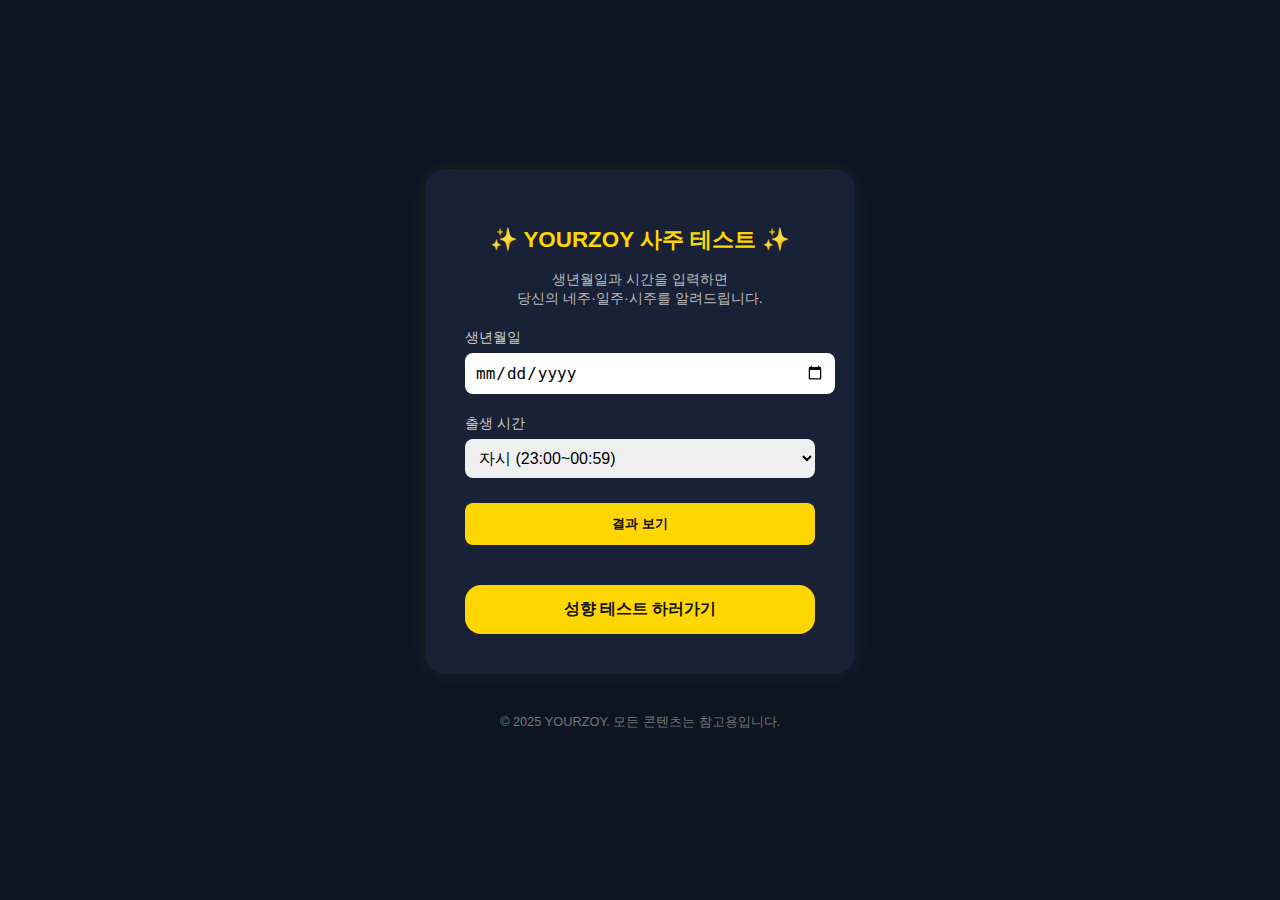
<file: index.html>
<!DOCTYPE html>
<html lang="ko">
<head>
<meta charset="UTF-8">
<meta name="viewport" content="width=device-width, initial-scale=1.0">
<title>YOURZOY 사주 테스트</title>
<style>
body {
  background-color: #0d1424;
  color: #fff;
  font-family: "Pretendard", sans-serif;
  display: flex;
  flex-direction: column;
  align-items: center;
  justify-content: center;
  height: 100vh;
  margin: 0;
}
.container {
  background: #182135;
  padding: 40px;
  border-radius: 20px;
  text-align: center;
  width: 350px;
  box-shadow: 0 0 25px rgba(255,215,0,0.08);
}
h1 {
  color: #FFD700;
  font-size: 1.4rem;
  margin-bottom: 10px;
}
label {
  display: block;
  margin-top: 20px;
  text-align: left;
  color: #ccc;
  font-size: 0.9rem;
}
input, select {
  width: 100%;
  padding: 10px;
  border: none;
  border-radius: 8px;
  margin-top: 6px;
  font-size: 1rem;
}
button {
  width: 100%;
  background-color: #FFD700;
  border: none;
  color: #111;
  font-weight: 700;
  padding: 12px;
  margin-top: 25px;
  border-radius: 8px;
  cursor: pointer;
  transition: 0.2s;
}
button:hover { background-color: #ffcc00; }

.result {
  background-color: #10192c;
  border-radius: 12px;
  padding: 20px;
  margin-top: 25px;
  line-height: 1.6;
  display: none;
}
#surveyBtn {
  display: none;
  text-decoration: none;
  color: #111;
  background: #FFD700;
  padding: 14px 0;
  border-radius: 16px;
  font-weight: 800;
  display: block;
  text-align: center;
  margin-top: 40px;
}
footer {
  margin-top: 40px;
  color: #777;
  font-size: 0.8rem;
}
</style>
</head>

<body>
<div class="container">
  <h1>✨ YOURZOY 사주 테스트 ✨</h1>
  <p style="font-size:0.9rem;color:#bbb;">생년월일과 시간을 입력하면<br>당신의 네주·일주·시주를 알려드립니다.</p>

  <label>생년월일</label>
  <input type="date" id="birthdate">

  <label>출생 시간</label>
  <select id="birthtime">
    <option value="0">자시 (23:00~00:59)</option>
    <option value="1">축시 (01:00~02:59)</option>
    <option value="2">인시 (03:00~04:59)</option>
    <option value="3">묘시 (05:00~06:59)</option>
    <option value="4">진시 (07:00~08:59)</option>
    <option value="5">사시 (09:00~10:59)</option>
    <option value="6">오시 (11:00~12:59)</option>
    <option value="7">미시 (13:00~14:59)</option>
    <option value="8">신시 (15:00~16:59)</option>
    <option value="9">유시 (17:00~18:59)</option>
    <option value="10">술시 (19:00~20:59)</option>
    <option value="11">해시 (21:00~22:59)</option>
  </select>

  <button id="go">결과 보기</button>

  <div id="resultBox" class="result"></div>

  <a id="surveyBtn" href="survey.html">성향 테스트 하러가기</a>
</div>

<footer>© 2025 YOURZOY. 모든 콘텐츠는 참고용입니다.</footer>

<script>
const stems=["갑","을","병","정","무","기","경","신","임","계"];
const stemsHZ=["甲","乙","丙","丁","戊","己","庚","辛","壬","癸"];
const branchK=["자","축","인","묘","진","사","오","미","신","유","술","해"];
const branchH=["子","丑","寅","卯","辰","巳","午","未","申","酉","戌","亥"];

function JD(y,m,d){const a=Math.floor((14-m)/12);const y2=y+4800-a;const m2=m+12*a-3;return d+Math.floor((153*m2+2)/5)+365*y2+Math.floor(y2/4)-Math.floor(y2/100)+Math.floor(y2/400)-32045;}
function getDayGanji(y,m,d){const base=JD(1984,2,2);const idx=(JD(y,m,d)-base+2)%60;return[stems[idx%10],branchK[idx%12],stemsHZ[idx%10],branchH[idx%12]];}
function getYearGanji(y,m,d){const adj=(m<2||(m===2&&d<4))?y-1:y;return[stems[(adj-4)%10],branchK[(adj-4)%12],stemsHZ[(adj-4)%10],branchH[(adj-4)%12],adj];}
function getMonthGanji(adjYear,m,d){const boundaries={2:4,3:6,4:5,5:6,6:6,7:7,8:8,9:8,10:8,11:7,12:7,1:6};const monthOrder={2:0,3:1,4:2,5:3,6:4,7:5,8:6,9:7,10:8,11:9,12:10,1:11};let mbIdx;if(m===1&&d<boundaries[1])mbIdx=11;else{const usePrev=d<boundaries[m];const key=usePrev?(m>1?m-1:12):m;mbIdx=monthOrder[key];}const yStemIdx=(adjYear-4)%10;let tigerStemIdx;if(yStemIdx===0||yStemIdx===5)tigerStemIdx=2;else if(yStemIdx===1||yStemIdx===6)tigerStemIdx=4;else if(yStemIdx===2||yStemIdx===7)tigerStemIdx=6;else if(yStemIdx===3||yStemIdx===8)tigerStemIdx=8;else tigerStemIdx=0;const stem=stems[(tigerStemIdx+mbIdx)%10];const stemHZ=stemsHZ[(tigerStemIdx+mbIdx)%10];const branch=["인","묘","진","사","오","미","신","유","술","해","자","축"][mbIdx];const branchHZ=["寅","卯","辰","巳","午","未","申","酉","戌","亥","子","丑"][mbIdx];return[stem,branch,stemHZ,branchHZ];}
function getHourGanji(dayStemIdx,hourBranchIdx){const hStemIdx=(dayStemIdx*2+hourBranchIdx)%10;return[stems[hStemIdx],branchK[hourBranchIdx],stemsHZ[hStemIdx],branchH[hourBranchIdx]];}

function calcAndShow(){
  const dateStr=document.getElementById("birthdate").value;
  const hIdx=parseInt(document.getElementById("birthtime").value,10);
  if(!dateStr)return alert("생년월일을 입력하세요!");
  const [y,m,d]=dateStr.split("-").map(Number);
  const [yStem,yBranch]=getYearGanji(y,m,d);
  const [mStem,mBranch]=getMonthGanji(y,m,d);
  const [dStem,dBranch]=getDayGanji(y,m,d);
  const [hStem,hBranch]=getHourGanji(stems.indexOf(dStem),hIdx);

  const resultBox=document.getElementById("resultBox");
  resultBox.innerHTML=`<b>당신의 일주:</b> ${dStem}${dBranch}<br><br>
  <b>년주:</b> ${yStem}${yBranch}　|　<b>월주:</b> ${mStem}${mBranch}　|　<b>시주:</b> ${hStem}${hBranch}`;
  resultBox.style.display="block";

  // 결과 저장 + 버튼 표시
  localStorage.setItem("sajuType", `${dStem}${dBranch}`);
  document.getElementById("surveyBtn").style.display = "block";
}

document.getElementById("go").addEventListener("click", calcAndShow);
</script>
</body>
</html>
</file>
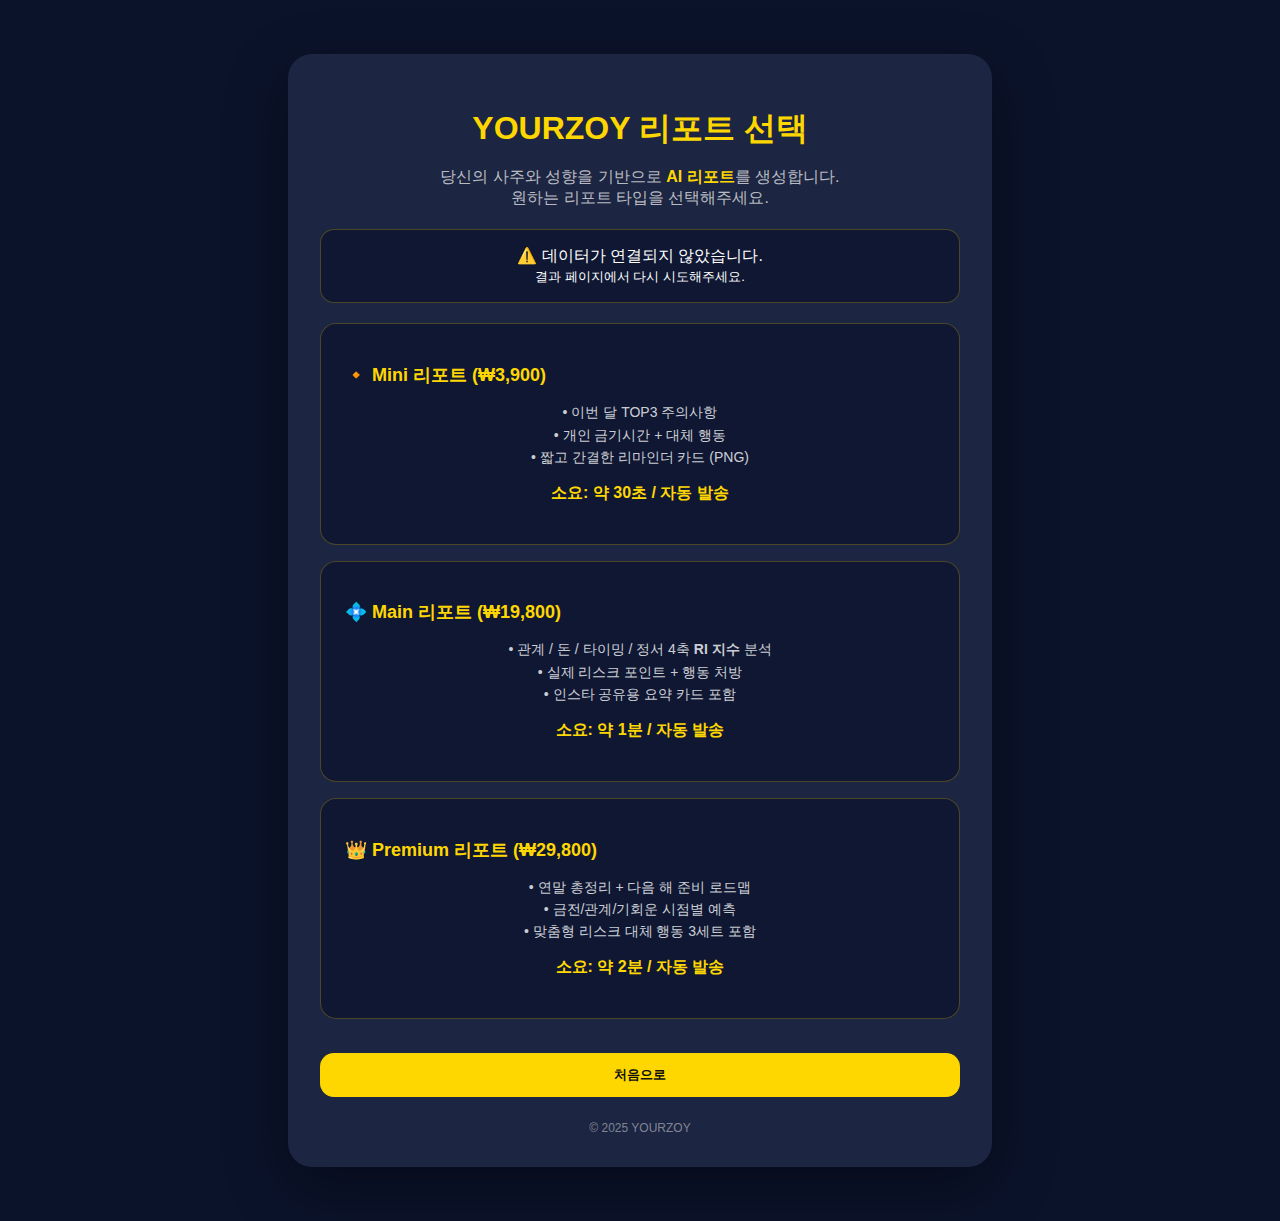
<file: design.html>
<!DOCTYPE html>
<html lang="ko">
<head>
<meta charset="UTF-8">
<meta name="viewport" content="width=device-width, initial-scale=1">
<title>YOURZOY 리포트 선택</title>
<style>
:root{
  --navy:#0B132B;--navy2:#1C2541;--gold:#FFD700;--text:#FFF;
}
body{
  margin:0;background:var(--navy);color:var(--text);
  font-family:"Noto Sans KR",sans-serif;
}
.wrap{
  max-width:640px;margin:6vh auto;padding:32px;
  border-radius:24px;background:var(--navy2);
  box-shadow:0 20px 60px rgba(0,0,0,.4);
}
h1{text-align:center;color:var(--gold);margin-bottom:8px;}
p{text-align:center;color:rgba(255,255,255,.7);}
.user-info{
  background:#0f1733;border:1px solid rgba(255,215,0,.25);
  border-radius:14px;padding:16px;text-align:center;margin:20px 0;
}
.user-info b{color:var(--gold);}
.card{
  background:#0f1733;padding:24px;margin:16px 0;
  border:1px solid rgba(255,215,0,.25);
  border-radius:16px;
  transition:transform .2s ease, box-shadow .2s ease;
  cursor:pointer;
}
.card:hover{transform:translateY(-3px);box-shadow:0 8px 20px rgba(255,215,0,.1);}
h2{color:var(--gold);margin-bottom:6px;font-size:18px;}
.price{color:#FFD700;font-weight:800;margin-top:6px;}
.desc{font-size:14px;line-height:1.6;color:rgba(255,255,255,.8);}
button{
  width:100%;padding:13px;margin-top:18px;
  border:none;border-radius:14px;background:var(--gold);
  color:#111;font-weight:800;cursor:pointer;
}
button:hover{filter:brightness(1.05);}
footer{text-align:center;color:rgba(255,255,255,.45);font-size:12px;margin-top:24px;}
.highlight{color:var(--gold);font-weight:700;}
</style>
</head>

<body>
<main class="wrap">
  <h1>YOURZOY 리포트 선택</h1>
  <p>당신의 사주와 성향을 기반으로 <b class="highlight">AI 리포트</b>를 생성합니다.<br>원하는 리포트 타입을 선택해주세요.</p>

  <div class="user-info" id="userInfo">
    <!-- 사주 + MBTI 정보 표시 영역 -->
  </div>

  <div class="card" id="mini" onclick="goPay('mini')">
    <h2>🔸 Mini 리포트 (₩3,900)</h2>
    <p class="desc">
      • 이번 달 TOP3 주의사항<br>
      • 개인 금기시간 + 대체 행동<br>
      • 짧고 간결한 리마인더 카드 (PNG)
    </p>
    <p class="price">소요: 약 30초 / 자동 발송</p>
  </div>

  <div class="card" id="main" onclick="goPay('main')">
    <h2>💠 Main 리포트 (₩19,800)</h2>
    <p class="desc">
      • 관계 / 돈 / 타이밍 / 정서 4축 <b>RI 지수</b> 분석<br>
      • 실제 리스크 포인트 + 행동 처방<br>
      • 인스타 공유용 요약 카드 포함
    </p>
    <p class="price">소요: 약 1분 / 자동 발송</p>
  </div>

  <div class="card" id="premium" onclick="goPay('premium')">
    <h2>👑 Premium 리포트 (₩29,800)</h2>
    <p class="desc">
      • 연말 총정리 + 다음 해 준비 로드맵<br>
      • 금전/관계/기회운 시점별 예측<br>
      • 맞춤형 리스크 대체 행동 3세트 포함
    </p>
    <p class="price">소요: 약 2분 / 자동 발송</p>
  </div>

  <button onclick="location.href='index.html'">처음으로</button>
  <footer>© 2025 YOURZOY</footer>
</main>

<script>
// ===============================
// 1️⃣ URL로 전달된 데이터 수신
// ===============================
const params = new URLSearchParams(window.location.search);
let decodedData = null;

try {
  decodedData = JSON.parse(decodeURIComponent(params.get("data")));
} catch(e) {
  console.warn("데이터 없음 또는 파싱 오류", e);
}

if (decodedData && decodedData.birth && decodedData.survey) {
  const b = decodedData.birth;
  const s = decodedData.survey;
  const infoHTML = `
    <p><b>${b.color} ${b.animal} JOY</b> · ${s.mbti} · ${s.zone}</p>
    <small>${b.yearP} / ${b.monthP} / ${b.dayP} / ${b.hourP}</small>
  `;
  document.getElementById("userInfo").innerHTML = infoHTML;
} else {
  document.getElementById("userInfo").innerHTML = `
    ⚠️ 데이터가 연결되지 않았습니다.<br>
    <small>결과 페이지에서 다시 시도해주세요.</small>`;
}

// ===============================
// 2️⃣ 리포트 선택 → 결제 연결
// ===============================
const TALLY_LINKS = {
  mini: "https://tally.so/r/mini-yourzoy",
  main: "https://tally.so/r/main-yourzoy",
  premium: "https://tally.so/r/premium-yourzoy"
};

function goPay(type){
  const link = TALLY_LINKS[type] || "#";
  const data = decodedData || {};
  const send = {
    ilju: data.birth?.iljuName,
    elem: data.birth?.elem,
    color: data.birth?.color,
    animal: data.birth?.animal,
    mbti: data.survey?.mbti,
    zone: data.survey?.zone,
    report: type
  };

  if(link === "#"){
    alert("⚠️ 결제 페이지가 아직 연결되지 않았습니다.");
    return;
  }

  // ✅ 결제 페이지 이동 (데이터 포함)
  const encoded = encodeURIComponent(JSON.stringify(send));
  window.location.href = link + `?data=${encoded}`;
}
</script>
</body>
</html>
</file>
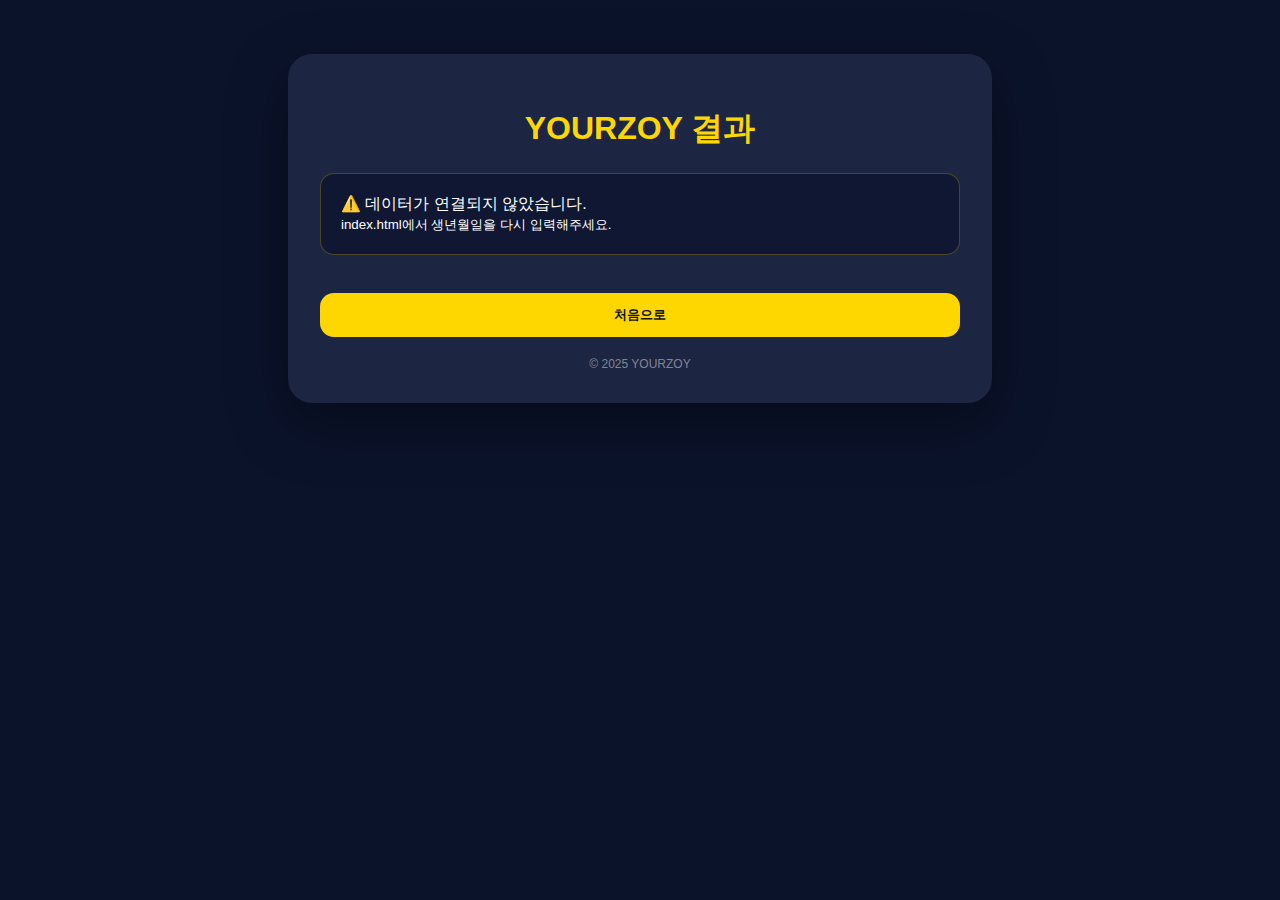
<file: result.html>
<!DOCTYPE html>
<html lang="ko">
<head>
<meta charset="UTF-8">
<meta name="viewport" content="width=device-width, initial-scale=1">
<title>YOURZOY 결과</title>
<style>
:root{--navy:#0B132B;--navy2:#1C2541;--gold:#FFD700;--text:#FFF;}
body{margin:0;background:var(--navy);color:var(--text);font-family:"Noto Sans KR",sans-serif;}
.wrap{max-width:640px;margin:6vh auto;padding:32px;border-radius:24px;background:var(--navy2);
box-shadow:0 20px 60px rgba(0,0,0,.4);}
h1{text-align:center;color:var(--gold);}
h2{text-align:center;margin:10px 0 25px;}
.card{padding:20px;background:#0f1733;border:1px solid rgba(255,215,0,.25);
border-radius:14px;margin-bottom:18px;}
b{color:var(--gold);}
table{width:100%;border-collapse:collapse;margin-top:10px;}
th,td{border:1px solid rgba(255,215,0,.15);padding:8px;text-align:center;}
th{background:rgba(255,215,0,.1);color:var(--gold);}
button{width:100%;padding:13px;border:none;border-radius:14px;background:var(--gold);
color:#111;font-weight:800;margin-top:20px;cursor:pointer;}
button:hover{filter:brightness(1.05);}
footer{text-align:center;color:rgba(255,255,255,.45);font-size:12px;margin-top:20px;}
</style>
</head>
<body>
<main class="wrap">
<h1>YOURZOY 결과</h1>
<div id="out"></div>
<footer>© 2025 YOURZOY</footer>
</main>

<script>
// ================= 기본 테이블 =================
const elementMap = {
  "갑": {elem:"목", color:"초록"},
  "을": {elem:"목", color:"초록"},
  "병": {elem:"화", color:"빨강"},
  "정": {elem:"화", color:"빨강"},
  "무": {elem:"토", color:"노랑"},
  "기": {elem:"토", color:"노랑"},
  "경": {elem:"금", color:"회색"},
  "신": {elem:"금", color:"회색"},
  "임": {elem:"수", color:"파랑"},
  "계": {elem:"수", color:"파랑"}
};
const animalMap = {
  "자":"쥐","축":"소","인":"호랑이","묘":"토끼","진":"용","사":"뱀",
  "오":"말","미":"양","신":"원숭이","유":"닭","술":"개","해":"돼지"
};

// ================= 동물별 JOY ZONE 매핑 =================
const joyZoneMap = {
  "쥐": {zone:"C-Zone", name:"Focus Zone", desc:"전략·생존·정보 감각 — 생존 전략가형"},
  "소": {zone:"A-Zone", name:"Ground Zone", desc:"안정·책임·신중함 — 현실형 관리자"},
  "호랑이": {zone:"D-Zone", name:"Drive Zone", desc:"추진력·도전·카리스마 — 모험가 리더"},
  "토끼": {zone:"B-Zone", name:"Harmony Zone", desc:"조화·감성·소통 — 감성 커뮤니케이터"},
  "용": {zone:"C-Zone", name:"Vision Zone", desc:"확장·리더십·창조력 — 창조적 전략가"},
  "뱀": {zone:"C-Zone", name:"Insight Zone", desc:"직관·분석·지혜 — 지적 분석가"},
  "말": {zone:"D-Zone", name:"Energy Zone", desc:"표현·활동·자유 — 자유표현형"},
  "양": {zone:"B-Zone", name:"Care Zone", desc:"배려·이해·감정풍부 — 정서형 힐러"},
  "원숭이": {zone:"C-Zone", name:"Logic Zone", desc:"계산·지능·전략적 사고 — 전략형 두뇌파"},
  "닭": {zone:"A-Zone", name:"Clarity Zone", desc:"질서·완벽·정리력 — 완벽주의 관리자"},
  "개": {zone:"B-Zone", name:"Trust Zone", desc:"의리·보호·도덕성 — 신뢰형 조력자"},
  "돼지": {zone:"B-Zone", name:"Flow Zone", desc:"포용·감수성·상상력 — 감성 포용가"}
};
const zoneDesc = {
  "A-Zone":"현실·조직 중심, 계획과 안정의 영역",
  "B-Zone":"공감·감성 중심, 관계와 가치의 영역",
  "C-Zone":"전략·창의 중심, 분석과 비전의 영역",
  "D-Zone":"모험·자유 중심, 즉흥과 감각의 영역"
};

// ================= 데이터 불러오기 =================
const survey = JSON.parse(localStorage.getItem("surveyType") || "{}");
const local = JSON.parse(localStorage.getItem("birthData") || "{}");

if(!local.dayP){
  document.getElementById("out").innerHTML = `
  <div class="card">
    ⚠️ 데이터가 연결되지 않았습니다.<br>
    <small>index.html에서 생년월일을 다시 입력해주세요.</small>
  </div>
  <button onclick="location.href='index.html'">처음으로</button>`;
}else{
  // 기본 계산
  const ilGan = local.dayP[0];
  const ilJi = local.dayP[1];
  const elem = elementMap[ilGan].elem;
  const color = elementMap[ilGan].color;
  const animal = animalMap[ilJi];
  const joy = joyZoneMap[animal];
  const iljuName = `${color} ${animal} JOY`;

  // 이상존 = 사주존, 현실존 = MBTI존
  const idealZone = joy.zone;
  const realZone = survey.zone || "B-Zone";
  const mbti = survey.mbti || "ENFP";

  // HTML 출력
  document.getElementById("out").innerHTML = `
  <h2>${iljuName} 🐾</h2>

  <div class="card">
    <b>사주 4주</b>
    <table>
      <tr><th>구분</th><th>간지</th></tr>
      <tr><td>년주</td><td>${local.yearP}</td></tr>
      <tr><td>월주</td><td>${local.monthP}</td></tr>
      <tr><td>일주</td><td>${local.dayP}</td></tr>
      <tr><td>시주</td><td>${local.hourP}</td></tr>
    </table>
  </div>

  <div class="card">
    <b>오행:</b> ${elem}<br>
    <b>색상:</b> ${color}<br>
    <b>동물:</b> ${animal}<br>
    <b>사주존(이상존):</b> ${idealZone} (${joy.name})<br>
    설명: ${joy.desc}
  </div>

  <div class="card">
    <b>MBTI:</b> ${mbti}<br>
    <b>현실존:</b> ${realZone}<br>
    설명: ${zoneDesc[realZone]}
  </div>

  <div class="card">
    <b>JOY 통합 인사이트</b><br>
    당신은 <b>${color} ${animal}</b>의 에너지를 지닌 사람으로,<br>
    <b>${elem}</b>의 기운을 바탕으로 세상과 상호작용합니다.<br><br>
    사주존은 <b>${idealZone}</b>(${joy.name})이고,<br>
    현실존은 <b>${realZone}</b>(${zoneDesc[realZone]})입니다.<br><br>
    내면적 직관(이상존)과 외부 행동(현실존)이 만나<br>
    “<b>${iljuName}</b>”라는 고유한 JOY 타입을 형성합니다.
  </div>

  <button onclick="goDetail()">상세보기</button>
  `;
}

// ✅ 상세보기 함수 (데이터 전달)
function goDetail(){
  const birthData = localStorage.getItem("birthData");
  const surveyType = localStorage.getItem("surveyType");
  if(!birthData || !surveyType){
    alert("⚠️ 데이터가 누락되었습니다. 처음부터 다시 진행해주세요.");
    location.href = "index.html";
    return;
  }
  const encoded = encodeURIComponent(JSON.stringify({
    birth: JSON.parse(birthData),
    survey: JSON.parse(surveyType)
  }));
  location.href = "design.html?data=" + encoded;
}
</script>
</body>
</html>
</file>
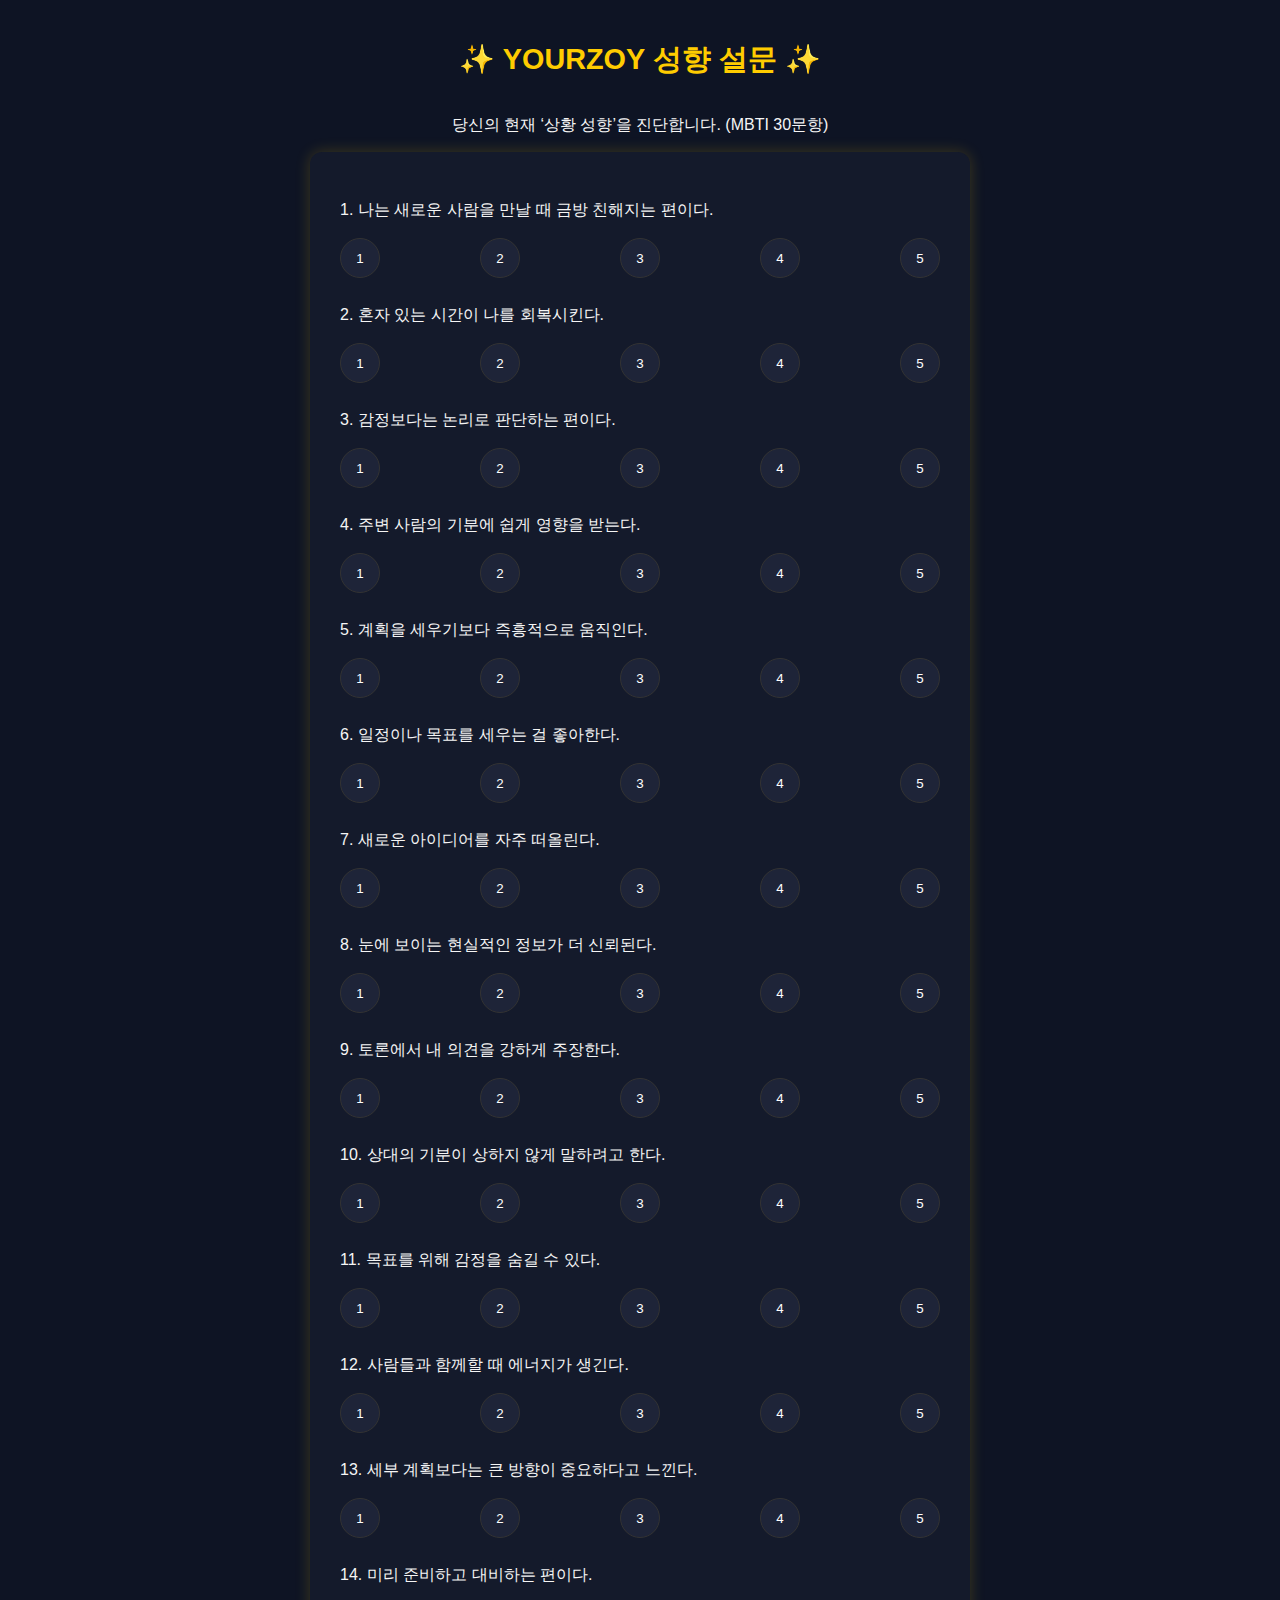
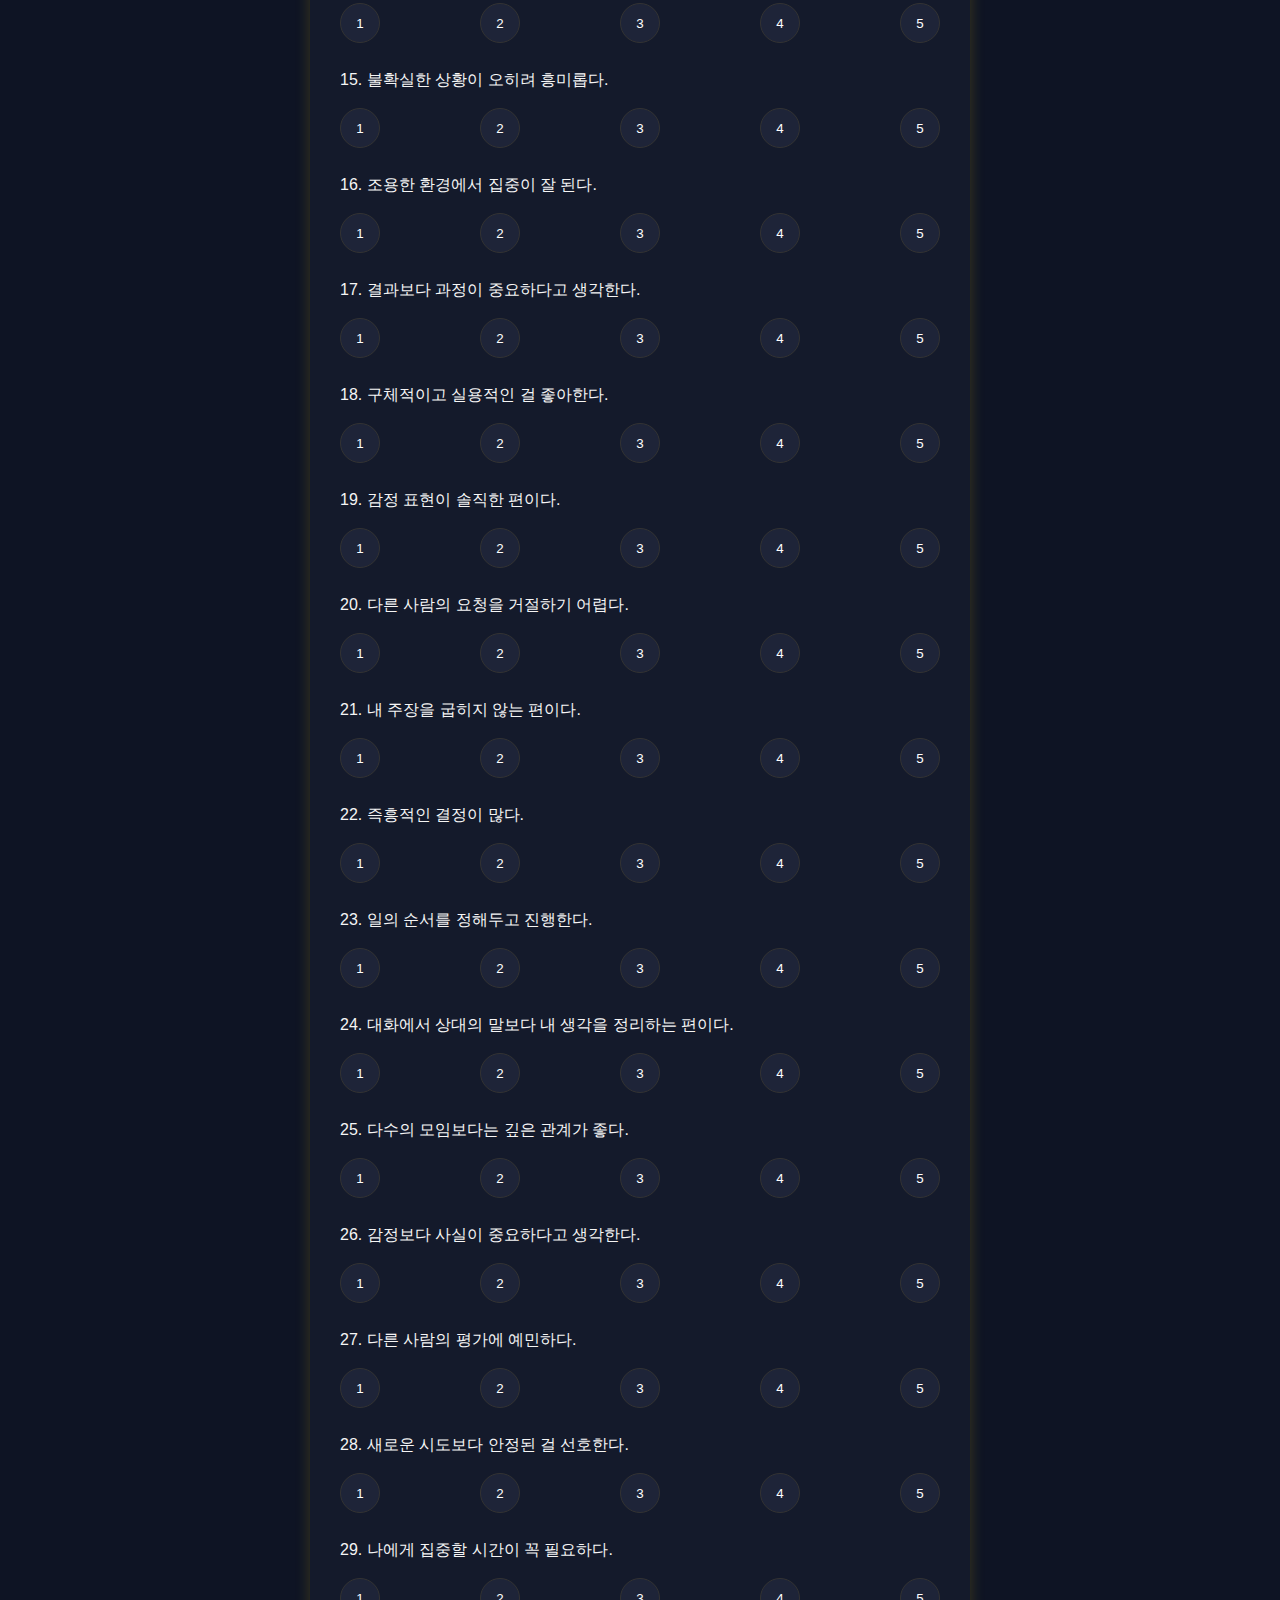
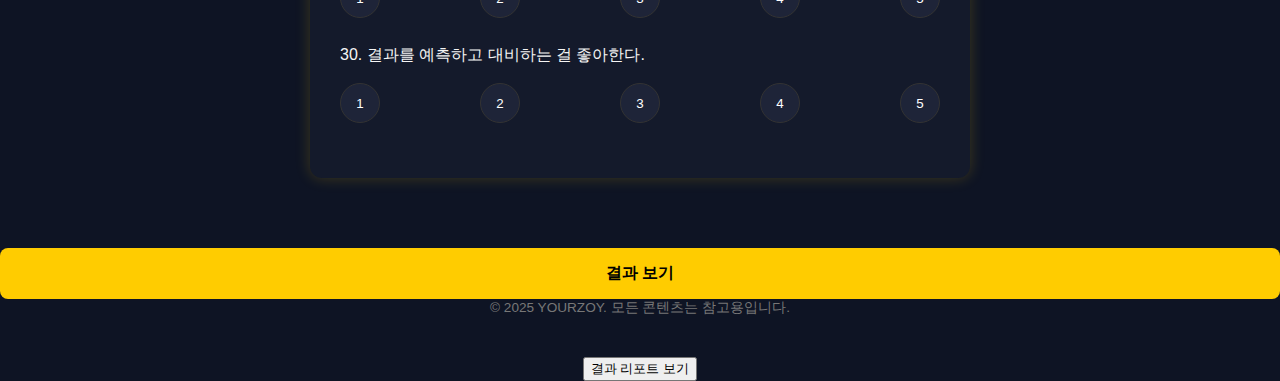
<file: survey.html>
<!DOCTYPE html>
<html lang="ko">
<head>
  <meta charset="UTF-8" />
  <meta name="viewport" content="width=device-width, initial-scale=1.0" />
  <title>YOURZOY 성향 설문</title>
  <style>
    body {
      font-family: 'Pretendard', sans-serif;
      background-color: #0e1424;
      color: #f5f5f5;
      display: flex;
      flex-direction: column;
      align-items: center;
      margin: 0;
      padding: 0;
    }

    h1 {
      margin-top: 40px;
      color: #ffcc00;
      font-size: 1.8rem;
    }

    .container {
      width: 90%;
      max-width: 600px;
      background: #141a2b;
      padding: 30px;
      border-radius: 12px;
      box-shadow: 0 0 15px rgba(255, 204, 0, 0.2);
      margin-bottom: 50px;
    }

    .question {
      margin-bottom: 25px;
      font-size: 1rem;
      line-height: 1.5;
    }

    .scale {
      display: flex;
      justify-content: space-between;
      margin-top: 10px;
    }

    .scale button {
      background-color: #1e2438;
      color: #fff;
      border: 1px solid #333;
      border-radius: 50%;
      width: 40px;
      height: 40px;
      cursor: pointer;
      transition: 0.2s;
    }

    .scale button:hover,
    .scale button.selected {
      background-color: #ffcc00;
      color: #000;
    }

    .submit-btn {
      width: 100%;
      background-color: #ffcc00;
      color: #000;
      font-weight: 700;
      border: none;
      border-radius: 8px;
      padding: 15px;
      cursor: pointer;
      font-size: 1rem;
      margin-top: 20px;
    }

    .submit-btn:hover {
      background-color: #ffd633;
    }

    footer {
      color: #777;
      margin-bottom: 40px;
      font-size: 0.85rem;
    }
  </style>
</head>
<body>
  <h1>✨ YOURZOY 성향 설문 ✨</h1>
  <p>당신의 현재 ‘상황 성향’을 진단합니다. (MBTI 30문항)</p>

  <div class="container" id="survey-container">
    <!-- 질문이 JS로 자동 삽입됨 -->
  </div>

  <button class="submit-btn" onclick="calculateResult()">결과 보기</button>

  <footer>© 2025 YOURZOY. 모든 콘텐츠는 참고용입니다.</footer>

  <script>
    const questions = [
      "나는 새로운 사람을 만날 때 금방 친해지는 편이다.",
      "혼자 있는 시간이 나를 회복시킨다.",
      "감정보다는 논리로 판단하는 편이다.",
      "주변 사람의 기분에 쉽게 영향을 받는다.",
      "계획을 세우기보다 즉흥적으로 움직인다.",
      "일정이나 목표를 세우는 걸 좋아한다.",
      "새로운 아이디어를 자주 떠올린다.",
      "눈에 보이는 현실적인 정보가 더 신뢰된다.",
      "토론에서 내 의견을 강하게 주장한다.",
      "상대의 기분이 상하지 않게 말하려고 한다.",
      "목표를 위해 감정을 숨길 수 있다.",
      "사람들과 함께할 때 에너지가 생긴다.",
      "세부 계획보다는 큰 방향이 중요하다고 느낀다.",
      "미리 준비하고 대비하는 편이다.",
      "불확실한 상황이 오히려 흥미롭다.",
      "조용한 환경에서 집중이 잘 된다.",
      "결과보다 과정이 중요하다고 생각한다.",
      "구체적이고 실용적인 걸 좋아한다.",
      "감정 표현이 솔직한 편이다.",
      "다른 사람의 요청을 거절하기 어렵다.",
      "내 주장을 굽히지 않는 편이다.",
      "즉흥적인 결정이 많다.",
      "일의 순서를 정해두고 진행한다.",
      "대화에서 상대의 말보다 내 생각을 정리하는 편이다.",
      "다수의 모임보다는 깊은 관계가 좋다.",
      "감정보다 사실이 중요하다고 생각한다.",
      "다른 사람의 평가에 예민하다.",
      "새로운 시도보다 안정된 걸 선호한다.",
      "나에게 집중할 시간이 꼭 필요하다.",
      "결과를 예측하고 대비하는 걸 좋아한다."
    ];

    const surveyContainer = document.getElementById("survey-container");

    questions.forEach((q, i) => {
      const div = document.createElement("div");
      div.classList.add("question");
      div.innerHTML = `
        <p>${i + 1}. ${q}</p>
        <div class="scale" id="q${i}">
          ${[1, 2, 3, 4, 5]
            .map(
              (num) =>
                `<button onclick="selectOption(${i}, ${num}, this)">${num}</button>`
            )
            .join("")}
        </div>
      `;
      surveyContainer.appendChild(div);
    });

    const answers = new Array(questions.length).fill(0);

    function selectOption(qIndex, score, button) {
      answers[qIndex] = score;
      const btns = document.querySelectorAll(`#q${qIndex} button`);
      btns.forEach((b) => b.classList.remove("selected"));
      button.classList.add("selected");
    }

    function calculateResult() {
      if (answers.includes(0)) {
        alert("모든 문항에 응답해주세요!");
        return;
      }

      let total = answers.reduce((a, b) => a + b, 0);
      let type = "";

      if (total <= 90) type = "내향적 현실형 (I-S-T-J)";
      else if (total <= 110) type = "감성 조율형 (I-N-F-P)";
      else if (total <= 130) type = "직관 탐색형 (E-N-T-P)";
      else type = "외향적 추진형 (E-S-T-J)";

      localStorage.setItem("yourzoyType", type);
      window.location.href = "result.html";
    }
  </script>
</body>
</html>

<script>
  function goToResult(){
    localStorage.setItem("yourzoyType", "E-N-T-P"); // 설문 결과값
    window.location.href = "result.html";
  }
</script>

<button onclick="goToResult()">결과 리포트 보기</button>
</file>
